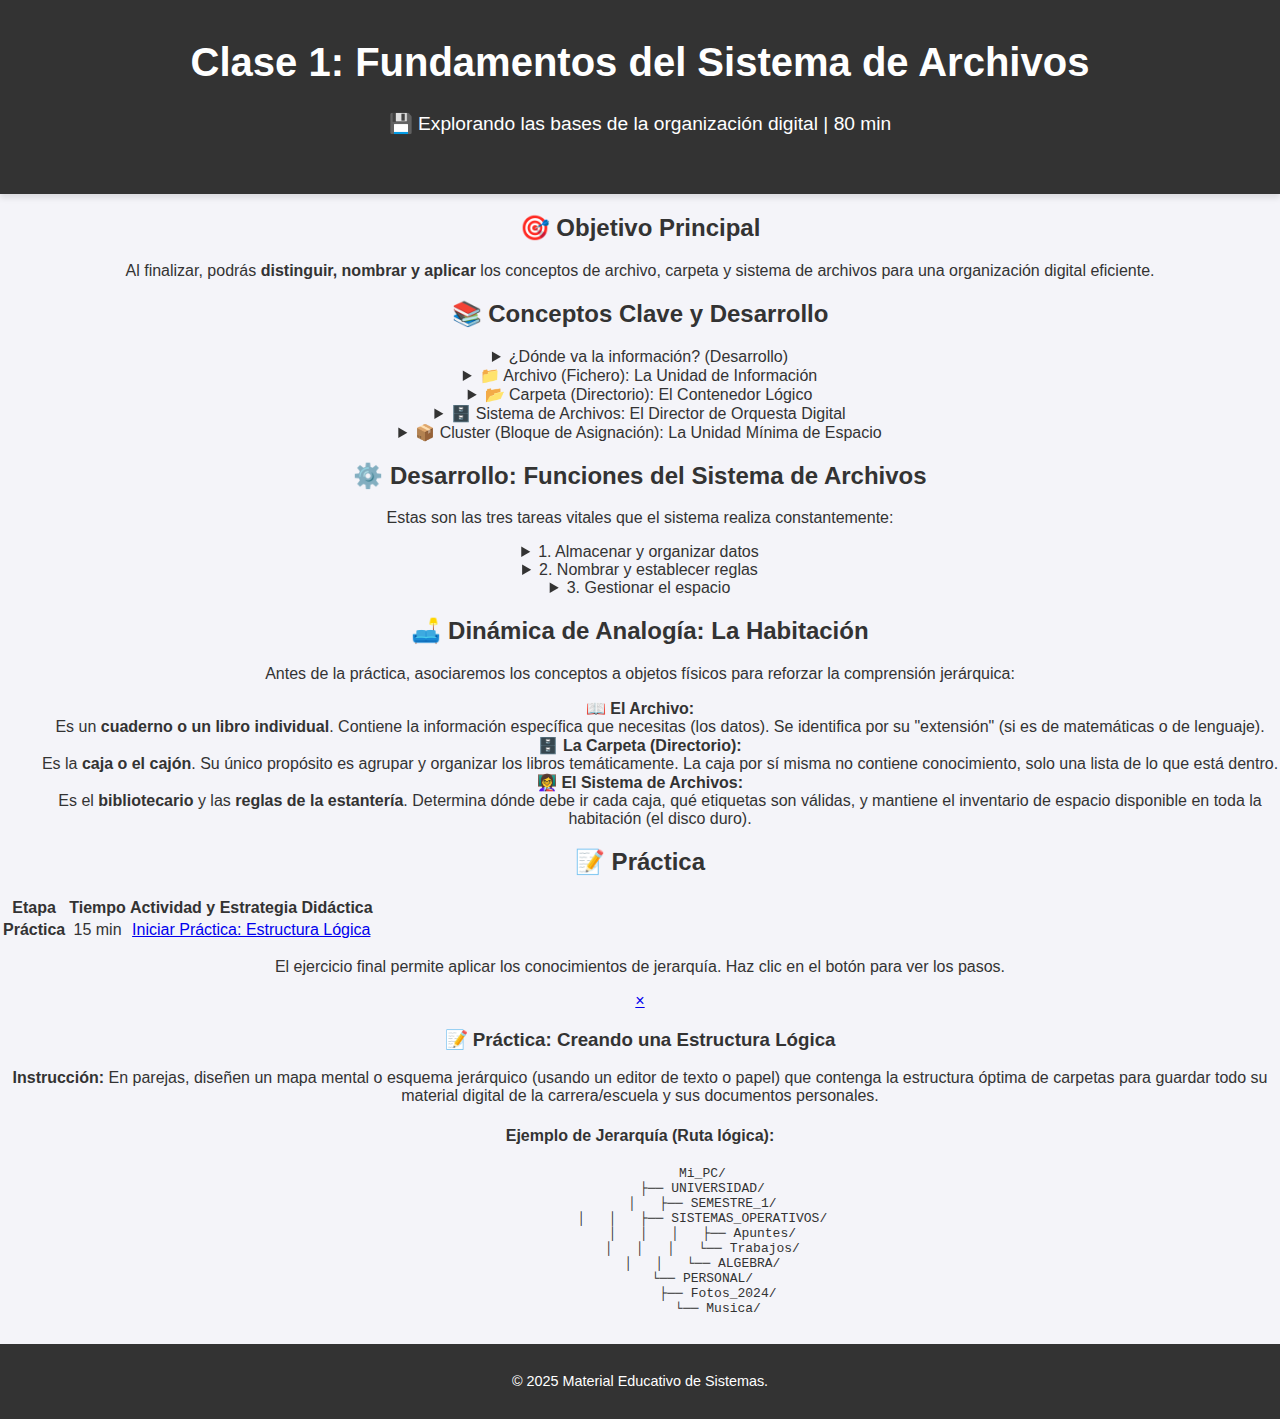
<file: sistemadearchivos.html>
<!DOCTYPE html>
<html lang="es">
<head>
    <meta charset="UTF-8">
    <meta name="viewport" content="width=device-width, initial-scale=1.0">
    <title>Clase 1</title>
    <link rel="stylesheet" href="styles.css">
    <link href="https://fonts.googleapis.com/css2?family=Montserrat:wght@700&family=Lato:wght@400;700&display=swap" rel="stylesheet">
</head>
<body>

    <header>
        <div class="container">
            <h1>Clase 1: Fundamentos del Sistema de Archivos</h1>
            <p>💾 Explorando las bases de la organización digital | 80 min</p>
        </div>
    </header>

    <main class="container">
        <section id="objetivo" class="card primary">
            <h2>🎯 Objetivo Principal</h2>
            <p>Al finalizar, podrás <strong>distinguir, nombrar y aplicar</strong> los conceptos de archivo, carpeta y sistema de archivos para una organización digital eficiente.</p>
        </section>

        <section id="contenido-clave" class="card">
            <h2>📚 Conceptos Clave y Desarrollo</h2>
            
            <details class="acordeon">
                <summary>¿Dónde va la información? (Desarrollo)</summary>
                <div class="acordeon-content">
                    <p>La información debe residir en un soporte físico. Estos soportes son conocidos como <strong>medios de almacenamiento</strong>. Los más comunes son:</p>
                    <ul>
                        <li><strong>Disco Duro (HDD):</strong> Utiliza platos giratorios y un cabezal magnético para leer y escribir datos. Lento, pero con gran capacidad.</li>
                        <li><strong>SSD (Unidad de Estado Sólido):</strong> Utiliza memorias flash. Mucho más rápido, sin partes móviles, y más resistente a golpes.</li>
                        <li><strong>Memorias USB:</strong> Pequeñas, portátiles, usan memoria flash para el transporte de datos.</li>
                    </ul>
                    <p>El <strong>Sistema de Archivos</strong> es el software/regla que opera sobre estos medios.</p>
                </div>
            </details>
            
            <details class="acordeon">
                <summary>📁 Archivo (Fichero): La Unidad de Información</summary>
                <div class="acordeon-content">
                    <p>El <strong>Archivo</strong> es la unidad atómica de datos. Es el libro con el contenido. Se compone de dos partes esenciales:</p>
                    <dl>
                        <dt>Nombre</dt>
                        <dd>La etiqueta que elegimos para identificarlo (ej: *MiFoto*).</dd>
                        <dt>Extensión</dt>
                        <dd>Son las letras que siguen al punto (ej: *.jpg* o *.docx*). Indican el <strong>tipo de contenido</strong> y el programa que debe usar el sistema operativo para abrirlo.
                        <span class="nota-extra"><strong>Ejemplo de Extensiones Comunes:</strong> 🖼️ `.png` (imagen), 📜 `.pdf` (documento), 🎶 `.mp3` (audio), 💻 `.exe` (programa ejecutable).</span>
                        </dd>
                    </dl>
                </div>
            </details>

            <details class="acordeon">
                <summary>📂 Carpeta (Directorio): El Contenedor Lógico</summary>
                <div class="acordeon-content">
                    <p>La <strong>Carpeta</strong> es un objeto del sistema de archivos que contiene metadatos sobre la ubicación de otros archivos y/o carpetas. <strong>No almacena datos directamente</strong>, solo referencias, actuando como un índice o un "cajón clasificador".</p>
                    <blockquote class="analogia">
                        <strong>Analogía:</strong> Si la información es la ropa, la carpeta es el cajón de la cómoda. El cajón no es la ropa, pero la organiza.
                    </blockquote>
                </div>
            </details>

            <details class="acordeon">
                <summary>🗄️ Sistema de Archivos: El Director de Orquesta Digital</summary>
                <div class="acordeon-content">
                    <p>El <strong>Sistema de Archivos</strong> (File System) es la pieza central de la organización. Es la <strong>estructura lógica</strong> impuesta por el sistema operativo sobre el medio físico (HDD/SSD). Sin él, el disco sería solo un gran bloque de datos ininteligible.</p>
                    
                    <p><strong>Función Esencial:</strong> Actúa como una <strong>base de datos de metadatos</strong>, manteniendo un índice llamado <strong>Tabla de Asignación</strong>. Estos son los tres elementos clave que registra:</p>

                    <details class="funcion-acordeon">
                        <summary>1. 🗺️ Posición y Asignación de Espacio</summary>
                        <div class="funcion-content">
                            <p>Registra la <strong>posición exacta</strong> de cada archivo en el disco, es decir, qué <strong>Clusters</strong> (bloques de asignación) ocupa. Sin esta información, el sistema no sabría dónde leer o escribir los datos.</p>
                        </div>
                    </details>

                    <details class="funcion-acordeon">
                        <summary>2. 🏷️ Gestión de Identidad (Metadatos)</summary>
                        <div class="funcion-content">
                            <p>Mantiene un registro de los metadatos esenciales de cada archivo: su <strong>nombre</strong>, su <strong>tamaño</strong> actual y la <strong>fecha</strong> de su última creación o modificación. Esto es lo que vemos cuando hacemos clic derecho en un archivo y vemos sus propiedades.</p>
                        </div>
                    </details>

                    <details class="funcion-acordeon">
                        <summary>3. 🛡️ Control de Acceso y Permisos</summary>
                        <div class="funcion-content">
                            <p>Aplica las reglas de seguridad. Registra quién (qué usuario o proceso) tiene <strong>permisos</strong> para acceder, leer o escribir en ese archivo o carpeta, protegiendo la información de accesos no autorizados.</p>
                        </div>
                    </details>
                    
                    <p>En resumen, permite al Sistema Operativo: <strong>Almacenar, Organizar, Nombrar, Recuperar y Proteger</strong> la información.</p>
                    
                    <span class="nota-extra"><strong>Tipos Famosos:</strong> NTFS (Windows), ext4 (Linux), APFS (macOS). Cada uno tiene reglas distintas sobre el tamaño máximo de los archivos y la gestión de los Clusters.</span>
                </div>
            </details>

            <details class="acordeon">
                <summary>📦 Cluster (Bloque de Asignación): La Unidad Mínima de Espacio</summary>
                <div class="acordeon-content">
                    <p>Un <strong>Cluster</strong> es la unidad más pequeña de espacio en disco que el Sistema de Archivos puede asignar a un archivo. Está compuesto por uno o más <strong>sectores</strong> físicos contiguos.</p>
                    <ul>
                        <li><strong>Sectores:</strong> Son la unidad física mínima (generalmente 512 bytes).</li>
                        <li><strong>Cluster:</strong> Es la unidad lógica de gestión (por ejemplo, 4KB, 8KB, 16KB, etc.).</li>
                    </ul>
                    <blockquote class="analogia">
                        <strong>Ejemplo y Analogía:</strong> Imagina el disco como un cuaderno de cuadrícula (sectores). El Sistema de Archivos, en lugar de contar cuadritos individuales, solo te permite usar grupos fijos de 8 o 16 cuadritos (Clusters). Si tu archivo es de solo 1KB, aun así ocupará un <strong>Cluster completo de 4KB</strong>. El espacio sobrante (3KB) se llama <strong>Slack Space</strong> y se desperdicia, pero simplifica la gestión.
                    </blockquote>
                </div>
            </details>
        </section>

        <section id="funciones" class="card">
            <h2>⚙️ Desarrollo: Funciones del Sistema de Archivos</h2>
            <p>Estas son las tres tareas vitales que el sistema realiza constantemente:</p>
            
            <details class="funcion-acordeon">
                <summary>1. Almacenar y organizar datos</summary>
                <div class="funcion-content">
                    <p>Asigna bloques de espacio en el disco para cada archivo.</p>
                    <blockquote class="ejemplo-bloque">
                        <strong>Ejemplo:</strong> Cuando guardas un archivo PDF de 5MB, el sistema le asigna automáticamente los <strong>sectores libres</strong> necesarios en el disco y registra dónde empieza y dónde termina.
                    </blockquote>
                </div>
            </details>
            
            <details class="funcion-acordeon">
                <summary>2. Nombrar y establecer reglas</summary>
                <div class="funcion-content">
                    <p>Hace cumplir las normas sobre qué caracteres son válidos en los nombres y cómo se gestionan las **extensiones**.</p>
                    <blockquote class="ejemplo-bloque">
                        <strong>Ejemplo:</strong> El sistema NTFS de Windows <strong>prohíbe</strong> usar caracteres como `?` o `*` en los nombres de archivo. Además, si llamas a un archivo `Informe.txt`, el sistema sabe que debe abrirlo con un editor de texto.
                    </blockquote>
                </div>
            </details>
            
            <details class="funcion-acordeon">
                <summary>3. Gestionar el espacio</summary>
                <div class="funcion-content">
                    <p>Utiliza mapas de bits o tablas para saber qué sectores del disco están libres y cuáles están ocupados, evitando la sobrescritura.</p>
                    <blockquote class="ejemplo-bloque">
                        <strong>Ejemplo:</strong> Si <strong>borras</strong> una imagen, el sistema no la elimina inmediatamente, sino que marca los sectores de esa imagen en su tabla como **"disponibles"** para la próxima vez que necesites guardar algo. Esto asegura que nunca se sobrescriba accidentalmente un archivo en uso.
                    </blockquote>
                </div>
            </details>
        </section>
        
        <section id="analogia-practica" class="card primary">
            <h2>🛋️ Dinámica de Analogía: La Habitación</h2>
            <p>Antes de la práctica, asociaremos los conceptos a objetos físicos para reforzar la comprensión jerárquica:</p>
            
            <div class="analogia-grid">
                <div class="analogia-item">
                    <dt>📖 <strong>El Archivo:</strong></dt>
                    <dd>Es un <strong>cuaderno o un libro individual</strong>. Contiene la información específica que necesitas (los datos). Se identifica por su "extensión" (si es de matemáticas o de lenguaje).</dd>
                </div>

                <div class="analogia-item">
                    <dt>🗄️ <strong>La Carpeta (Directorio):</strong></dt>
                    <dd>Es la <strong>caja o el cajón</strong>. Su único propósito es agrupar y organizar los libros temáticamente. La caja por sí misma no contiene conocimiento, solo una lista de lo que está dentro.</dd>
                </div>

                <div class="analogia-item">
                    <dt>👩‍🏫 <strong>El Sistema de Archivos:</strong></dt>
                    <dd>Es el <strong>bibliotecario</strong> y las <strong>reglas de la estantería</strong>. Determina dónde debe ir cada caja, qué etiquetas son válidas, y mantiene el inventario de espacio disponible en toda la habitación (el disco duro).</dd>
                </div>
            </div>
        </section>

        <section id="estructura" class="card structure-table">
            <h2>📝 Práctica</h2>
            <table>
                <thead>
                    <tr><th>Etapa</th><th>Tiempo</th><th>Actividad y Estrategia Didáctica</th></tr>
                </thead>
                <tbody>
                    <tr><td><strong>Práctica</strong></td><td>15 min</td><td><a href="#modal-practica" class="boton-practica">Iniciar Práctica: Estructura Lógica</a></td></tr>
                </tbody>
            </table>
            
            <p class="nota-final">El ejercicio final permite aplicar los conocimientos de jerarquía. Haz clic en el botón para ver los pasos.</p>
        </section>
    </main>

    <div id="modal-practica" class="modal-bg">
        <div class="modal-content">
            <a href="#" class="close-modal">&times;</a>
            <h3>📝 Práctica: Creando una Estructura Lógica</h3>
            <p><strong>Instrucción:</strong> En parejas, diseñen un mapa mental o esquema jerárquico (usando un editor de texto o papel) que contenga la estructura óptima de carpetas para guardar todo su material digital de la carrera/escuela y sus documentos personales.</p>
            
            <h4>Ejemplo de Jerarquía (Ruta lógica):</h4>
            <pre>
                Mi_PC/
                ├── UNIVERSIDAD/
                │   ├── SEMESTRE_1/
                │   │   ├── SISTEMAS_OPERATIVOS/
                │   │   │   ├── Apuntes/
                │   │   │   └── Trabajos/
                │   │   └── ALGEBRA/
                └── PERSONAL/
                    ├── Fotos_2024/
                    └── Musica/
            </pre>
        </div>
    </div>

    <footer>
        <div class="container">
            <p>&copy; 2025 Material Educativo de Sistemas.</p>
        </div>
    </footer>

</body>
</html>
</file>
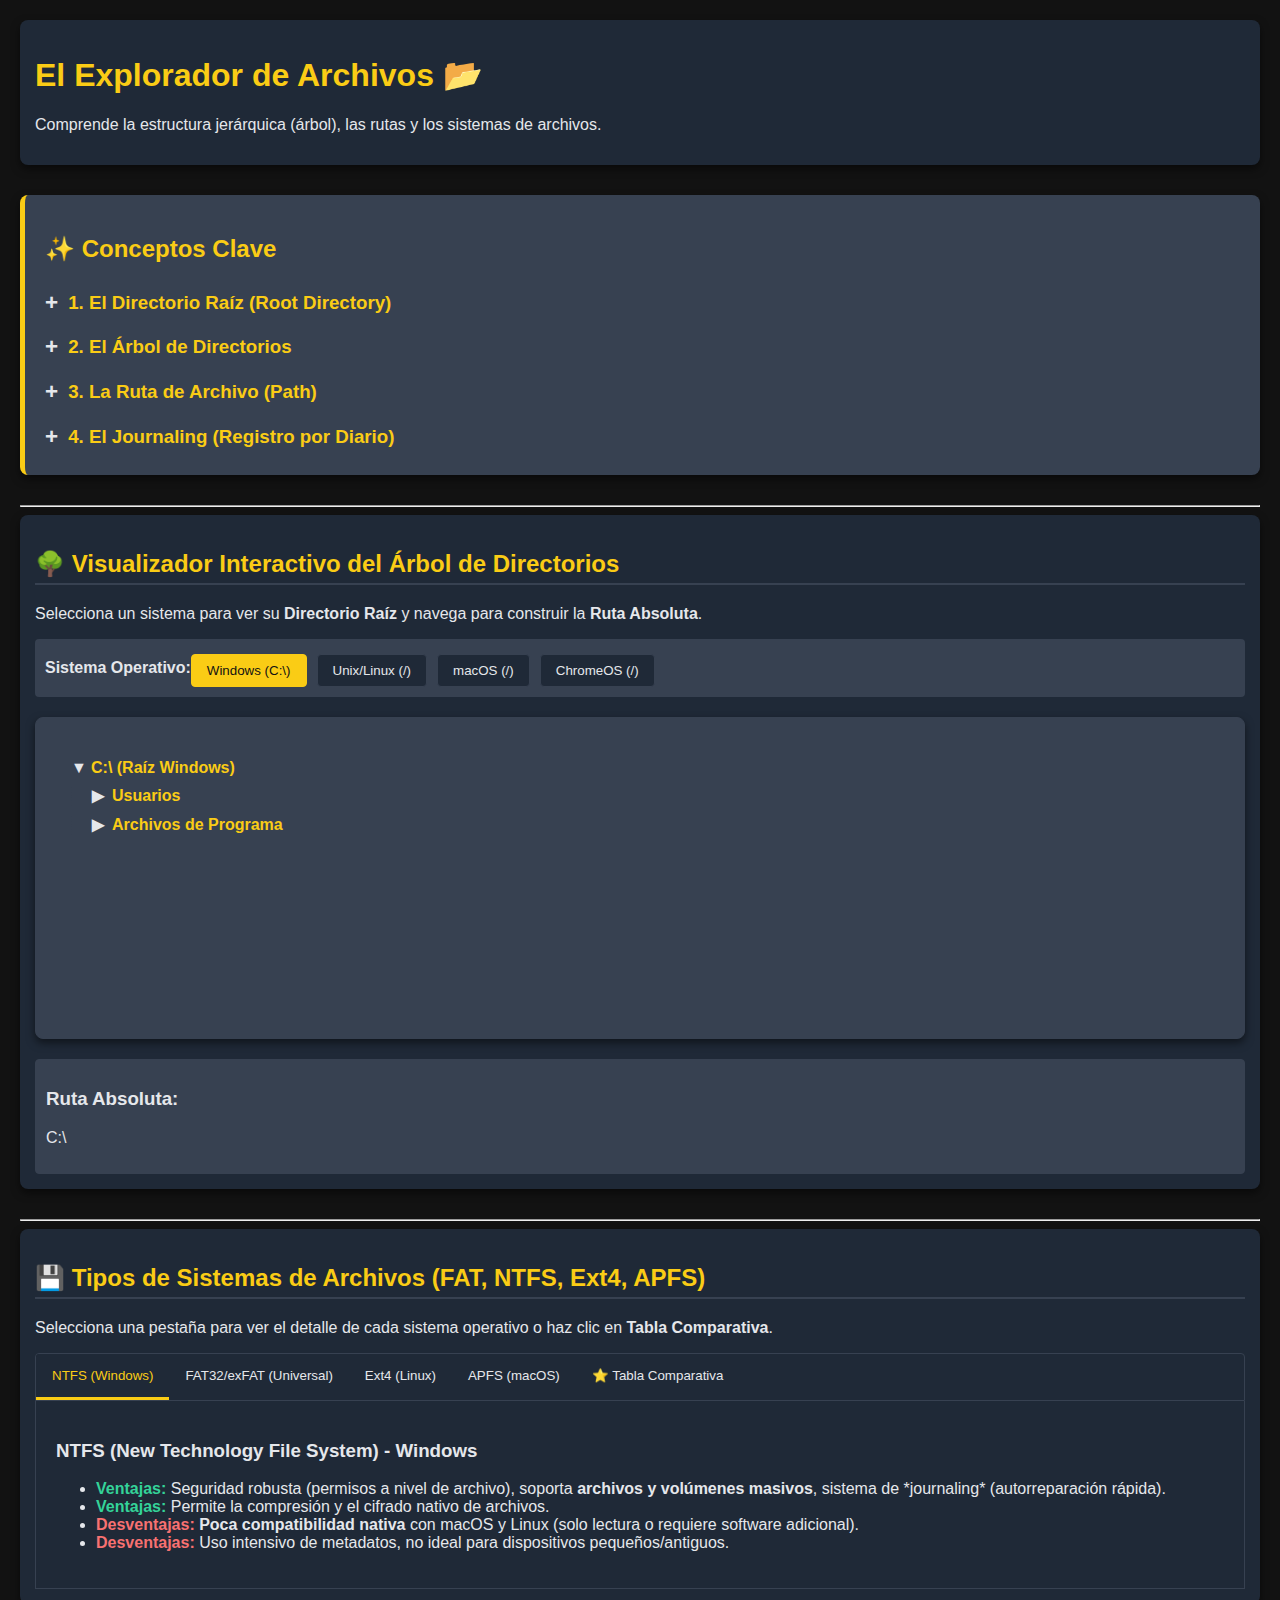
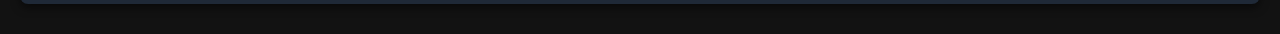
<file: sistemadearchivos2.html>
<!DOCTYPE html>
<html lang="es">
<head>
    <meta charset="UTF-8">
    <title>Clase 2</title>
    
    <style>
        /* Paleta de colores ajustada al MODO OSCURO (Deep Dark Blue):
           Fondo principal: #121212 (Negro muy oscuro)
           Fondo de secciones: #1f2937 (Azul oscuro principal)
           Texto general: #e5e7eb (Gris claro suave)
           Color de acento (NARANJA CÁLIDO): #facc15 (¡NUEVO ACENTO!)
           Bordes/Líneas: #374151 (Gris oscuro para separación)
           Éxito/Ventaja: #34d399 (Verde claro para dark mode)
           Error/Desventaja: #f87171 (Rojo claro para dark mode)
        */

        body {
            font-family: Arial, sans-serif;
            margin: 20px;
            background-color: #121212; 
            color: #e5e7eb; 
        }

        header, section {
            margin-bottom: 30px;
            padding: 15px;
            background-color: #1f2937; 
            border-radius: 8px;
            box-shadow: 0 4px 8px rgba(0,0,0,0.5); 
        }
        
        /* HEADER */
        header {
            background-color: #1f2937;
            color: #e5e7eb; 
        }
        
        /* Títulos de encabezado y secciones en NARANJA CÁLIDO */
        h1 { 
            color: #facc15; /* Acento Naranja */
        }
        
        header p {
             color: #e5e7eb; 
        }

        h2 { 
            border-bottom: 2px solid #374151; 
            padding-bottom: 5px; 
            color: #facc15; /* Acento Naranja */
        }

        /* Estilos para la sección de Conceptos */
        #conceptos-clave {
            background-color: #374151;
            border-left: 5px solid #facc15; /* Borde Naranja */
            padding: 20px;
        }

        /* Estilo interactivo para los títulos de conceptos */
        .concepto-titulo {
            cursor: pointer;
            color: #facc15; /* Acento Naranja */
            font-weight: bold;
            display: flex;
            align-items: center;
            margin-bottom: 5px;
        }

        .concepto-titulo::before {
            content: '+'; 
            font-size: 1.2em;
            margin-right: 10px;
            transition: transform 0.2s;
            color: #e5e7eb; 
        }
        
        .concepto-titulo.abierto::before {
            content: '−'; 
        }
        
        /* Contenido oculto por defecto */
        .concepto-contenido {
            display: none;
            padding-left: 20px;
            border-left: 2px dotted #374151;
            margin-top: 5px;
        }
        
        .concepto-contenido.abierto {
            display: block;
        }

        /* Controles de Vista */
        #selector-sistema {
            margin-bottom: 20px;
            padding: 10px;
            background-color: #374151;
            border-radius: 4px;
            display: flex;
            flex-wrap: wrap; 
            align-items: center;
        }
        #selector-sistema button {
            padding: 8px 15px;
            margin-right: 10px; 
            margin-top: 5px; 
            border: 1px solid #374151;
            border-radius: 4px;
            cursor: pointer;
            background-color: #1f2937;
            color: #e5e7eb;
            transition: background-color 0.2s, border-color 0.2s;
        }
        
        /* Botón Activo con Acento Naranja */
        #selector-sistema button.activo {
            background-color: #facc15;
            color: #121212;
            border-color: #facc15; 
        }
        #selector-sistema button:not(.activo):hover {
            background-color: #374151;
        }


        /* Estilo para el Árbol de Directorios */
        #visualizador-arbol {
            background: #374151;
            padding: 20px;
            border-radius: 8px;
            box-shadow: 0 4px 8px rgba(0,0,0,0.5);
            min-height: 280px; 
            border: 1px solid #374151; 
        }

        .arbol-sistema {
            display: none; 
        }

        .arbol-sistema.activo {
            display: block; 
        }
        
        .carpeta, .archivo {
            list-style: none; 
            cursor: pointer;
            line-height: 1.8;
            padding-left: 15px;
        }

        /* Nombre de Carpetas en Naranja */
        .carpeta > .nombre-carpeta {
            font-weight: bold;
            color: #facc15;
            position: relative;
            display: inline-block;
            padding-left: 20px;
        }

        .carpeta > .nombre-carpeta::before {
            content: '▶'; 
            position: absolute;
            left: 0;
            transition: transform 0.2s;
            color: #e5e7eb;
        }

        .carpeta.abierto > .nombre-carpeta::before {
            content: '▼'; 
        }

        .carpeta > ul {
            display: none;
            padding-left: 20px;
            border-left: 1px dashed #374151; 
        }

        .carpeta.abierto > ul {
            display: block;
        }

        .archivo {
            color: #e5e7eb; 
            font-style: italic;
            cursor: default;
        }

        #visor-ruta {
            margin-top: 20px;
            padding: 10px;
            border: 1px solid #374151; 
            background-color: #374151;
            border-radius: 4px;
        }

        /* Estilos para Pestañas (Sistemas de Archivos) */
        .tabs {
            overflow: hidden;
            border: 1px solid #374151; 
            background-color: #1f2937;
            border-radius: 4px 4px 0 0;
        }

        .tablink {
            background-color: inherit;
            float: left;
            border: none;
            outline: none;
            cursor: pointer;
            padding: 14px 16px;
            transition: 0.3s;
            color: #e5e7eb;
        }

        .tablink:hover {
            background-color: #374151;
        }

        /* Pestaña activa con Acento Naranja */
        .tablink.activo {
            background-color: #1f2937;
            border-bottom: 3px solid #facc15;
            color: #facc15;
        }

        .tabcontent {
            padding: 20px;
            border: 1px solid #374151; 
            border-top: none;
            background-color: #1f2937;
            display: none; 
        }
        .tabcontent.activo {
            display: block;
        }
        
        .tabla-comparativa {
            width: 100%;
            border-collapse: collapse;
            margin-top: 15px;
        }
        .tabla-comparativa th, .tabla-comparativa td {
            border: 1px solid #374151; 
            padding: 10px;
            text-align: left;
        }
        
        /* Encabezado de Tabla en Naranja */
        .tabla-comparativa th {
            background-color: #facc15;
            color: #121212;
            font-weight: bold;
            position: sticky;
            top: 0;
        }
        .tabla-comparativa tr:nth-child(even) {
            background-color: #374151;
        }
        .ventaja { color: #34d399; font-weight: bold; }
        .desventaja { color: #f87171; font-weight: bold; }
    </style>
</head>
<body>

    <header>
        <h1>El Explorador de Archivos 📂</h1>
        <p>Comprende la estructura jerárquica (árbol), las rutas y los sistemas de archivos.</p>
    </header>

    <section id="conceptos-clave">
        <h2>✨ Conceptos Clave</h2>
        
        <div class="concepto-item">
            <h3 class="concepto-titulo" data-target="contenido-raiz">1. El Directorio Raíz (Root Directory)</h3>
            <div id="contenido-raiz" class="concepto-contenido">
                <p>Es el <strong>punto de partida</strong> o la <strong>base</strong> de toda la estructura de archivos en un sistema operativo. Es la primera carpeta de todas y <strong>nunca tiene un directorio padre</strong>.</p>
                <ul>
                    <li>En sistemas Windows, se representa típicamente con la unidad y dos puntos: <strong><code>C:\</code></strong></li>
                    <li>En sistemas tipo Unix (Linux/Mac), se representa con una sola barra: <strong><code>/</code></strong></li>
                </ul>
            </div>
        </div>
        
        <div class="concepto-item">
            <h3 class="concepto-titulo" data-target="contenido-arbol">2. El Árbol de Directorios</h3>
            <div id="contenido-arbol" class="concepto-contenido">
                <p>La estructura de directorios se llama "árbol" porque el Directorio Raíz está en la parte superior (la raíz invertida) y de él se desprenden todas las demás carpetas, subcarpetas y archivos.</p>
                <p>Es una estructura <strong>jerárquica</strong>, donde cada archivo o carpeta (excepto la raíz) tiene un padre.</p>
            </div>
        </div>

        <div class="concepto-item">
            <h3 class="concepto-titulo" data-target="contenido-ruta">3. La Ruta de Archivo (Path)</h3>
            <div id="contenido-ruta" class="concepto-contenido">
                <p>La ruta es la <strong>dirección exacta</strong> que indica la ubicación de un archivo o carpeta dentro del Árbol de Directorios. Es como la dirección de tu casa.</p>
                <h4>Tipos de Rutas:</h4>
                <ul>
                    <li><strong>Ruta Absoluta:</strong> Es la dirección <strong>completa</strong> que empieza siempre desde el Directorio Raíz. <br>
                        Ejemplo (Windows): <code>C:\Usuarios\MiNombre\Documentos\archivo.txt</code></li>
                    <li><strong>Ruta Relativa:</strong> Es la dirección que se traza <strong>desde tu ubicación actual</strong> (carpeta de trabajo).</li>
                </ul>
                <p><strong>👉 ¡Compruébalo!</strong> Haz clic en cualquier archivo en el visualizador de abajo para ver su Ruta Absoluta.</p>
            </div>
        </div>

        <div class="concepto-item">
            <h3 class="concepto-titulo" data-target="contenido-journaling">4. El Journaling (Registro por Diario)</h3>
            <div id="contenido-journaling" class="concepto-contenido">
                <p>El *journaling* es una característica que añade <strong>robustez y velocidad de recuperación</strong> a un sistema de archivos (FS).</p>
                <p>Funciona creando un registro (diario o "journal") de todas las operaciones que el sistema planea realizar (mover, escribir, eliminar). Las operaciones se completan en dos pasos:</p>
                <ol>
                    <li>📝 <strong>Registro:</strong> El sistema anota en el *journal*: "Voy a mover el archivo X a la carpeta Y".</li>
                    <li>✅ <strong>Ejecución:</strong> El sistema realiza el movimiento.</li>
                </ol>
                <h4>Ejemplo de Falla:</h4>
                <p>Si hay un corte de energía 🔌 después del paso 1, pero antes del paso 2, el sistema no pierde el control. Al reiniciarse, el sistema revisa el *journal* y ve que la operación no se completó, permitiéndole <strong>deshacer la operación incompleta (rollback)</strong> de forma segura y casi instantánea. Esto evita la necesidad de un escaneo completo y largo del disco.</p>
            </div>
        </div>
    </section>
    
    <hr>

    <main>
        <section id="arbol-directorio">
            <h2>🌳 Visualizador Interactivo del Árbol de Directorios</h2>
            <p>Selecciona un sistema para ver su <strong>Directorio Raíz</strong> y navega para construir la <strong>Ruta Absoluta</strong>.</p>

            <div id="selector-sistema">
                <strong>Sistema Operativo:</strong>
                <button class="selector-btn activo" data-sistema="windows">Windows (C:\)</button>
                <button class="selector-btn" data-sistema="unix">Unix/Linux (/)</button>
                <button class="selector-btn" data-sistema="macos">macOS (/)</button>
                <button class="selector-btn" data-sistema="chromeos">ChromeOS (/)</button>
            </div>
            
            <div id="visualizador-arbol">
                
                <ul class="carpeta abierto arbol-sistema activo" id="raiz-windows" data-nombre="C:\">
                    <span class="nombre-carpeta">C:\ (Raíz Windows)</span>
                    <ul class="carpeta" data-nombre="Usuarios">
                        <span class="nombre-carpeta">Usuarios</span>
                        <ul class="carpeta" data-nombre="MiNombre">
                            <span class="nombre-carpeta">MiNombre</span>
                            <ul class="carpeta" data-nombre="Documentos">
                                <span class="nombre-carpeta">Documentos</span>
                                <li class="archivo" data-nombre="Trabajo.docx">📄 Trabajo.docx</li>
                            </ul>
                        </ul>
                    </ul>
                    <ul class="carpeta" data-nombre="Archivos de Programa">
                        <span class="nombre-carpeta">Archivos de Programa</span>
                    </ul>
                </ul>

                <ul class="carpeta abierto arbol-sistema" id="raiz-unix" data-nombre="/">
                    <span class="nombre-carpeta">/ (Raíz Unix/Linux)</span>
                    <ul class="carpeta" data-nombre="home">
                        <span class="nombre-carpeta">home</span>
                        <ul class="carpeta" data-nombre="usuario-clase">
                            <span class="nombre-carpeta">usuario-clase</span>
                            <ul class="carpeta" data-nombre="Docs">
                                <span class="nombre-carpeta">Docs</span>
                                <li class="archivo" data-nombre="script.sh">📜 script.sh</li>
                            </ul>
                        </ul>
                    </ul>
                    <ul class="carpeta" data-nombre="etc">
                        <span class="nombre-carpeta">etc</span>
                        <li class="archivo" data-nombre="config.conf">⚙️ config.conf</li>
                    </ul>
                </ul>

                <ul class="carpeta abierto arbol-sistema" id="raiz-macos" data-nombre="/">
                    <span class="nombre-carpeta">/ (Raíz macOS)</span>
                    <ul class="carpeta" data-nombre="Users">
                        <span class="nombre-carpeta">Users</span>
                        <ul class="carpeta" data-nombre="MiUsuarioMac">
                            <span class="nombre-carpeta">MiUsuarioMac</span>
                            <ul class="carpeta" data-nombre="Documents">
                                <span class="nombre-carpeta">Documents</span>
                                <li class="archivo" data-nombre="Proyecto.pages">📄 Proyecto.pages</li>
                            </ul>
                            <ul class="carpeta" data-nombre="Desktop">
                                <span class="nombre-carpeta">Desktop</span>
                            </ul>
                        </ul>
                    </ul>
                    <ul class="carpeta" data-nombre="Applications">
                        <span class="nombre-carpeta">Applications</span>
                        <li class="archivo" data-nombre="App.app">⚙️ App.app</li>
                    </ul>
                </ul>

                <ul class="carpeta abierto arbol-sistema" id="raiz-chromeos" data-nombre="/">
                    <span class="nombre-carpeta">/ (Raíz ChromeOS)</span>
                    <ul class="carpeta" data-nombre="home">
                        <span class="nombre-carpeta">home (Usuario)</span>
                        <ul class="carpeta" data-nombre="MyFiles">
                            <span class="nombre-carpeta">MyFiles</span>
                            <ul class="carpeta" data-nombre="Downloads">
                                <span class="nombre-carpeta">Downloads</span>
                                <li class="archivo" data-nombre="image.jpg">🖼️ image.jpg</li>
                            </ul>
                        </ul>
                    </ul>
                    <ul class="carpeta" data-nombre="etc">
                        <span class="nombre-carpeta">etc (Sistema)</span>
                    </ul>
                </ul>

            </div>
            
            <div id="visor-ruta">
                <h3>Ruta Absoluta:</h3>
                <p id="ruta-actual">C:\</p>
            </div>
        </section>

        <hr>

        <section id="sistemas-archivos">
            <h2>💾 Tipos de Sistemas de Archivos (FAT, NTFS, Ext4, APFS)</h2>
            <p>Selecciona una pestaña para ver el detalle de cada sistema operativo o haz clic en <strong>Tabla Comparativa</strong>.</p>
            
            <div class="tabs">
                <button class="tablink activo" data-tab="NTFS" onclick="abrirSistema(event, 'NTFS')">NTFS (Windows)</button>
                <button class="tablink" data-tab="FAT" onclick="abrirSistema(event, 'FAT')">FAT32/exFAT (Universal)</button>
                <button class="tablink" data-tab="Ext4" onclick="abrirSistema(event, 'Ext4')">Ext4 (Linux)</button>
                <button class="tablink" data-tab="APFS" onclick="abrirSistema(event, 'APFS')">APFS (macOS)</button>
                <button class="tablink" data-tab="Tabla" onclick="abrirSistema(event, 'Tabla')">⭐ Tabla Comparativa</button>
            </div>

            <div id="NTFS" class="tabcontent activo">
                <h3>NTFS (New Technology File System) - Windows</h3>
                <ul>
                    <li><span class="ventaja">Ventajas:</span> Seguridad robusta (permisos a nivel de archivo), soporta <strong>archivos y volúmenes masivos</strong>, sistema de *journaling* (autorreparación rápida).</li>
                    <li><span class="ventaja">Ventajas:</span> Permite la compresión y el cifrado nativo de archivos.</li>
                    <li><span class="desventaja">Desventajas:</span> <strong>Poca compatibilidad nativa</strong> con macOS y Linux (solo lectura o requiere software adicional).</li>
                    <li><span class="desventaja">Desventajas:</span> Uso intensivo de metadatos, no ideal para dispositivos pequeños/antiguos.</li>
                </ul>
            </div>

            <div id="FAT" class="tabcontent">
                <h3>FAT32 / exFAT - Universal</h3>
                <ul>
                    <li><span class="ventaja">Ventajas:</span> <strong>Compatibilidad universal</strong> (funciona en casi cualquier dispositivo: PC, Mac, Linux, Android, consolas).</li>
                    <li><span class="ventaja">Ventajas:</span> Baja sobrecarga (overhead), lo que lo hace ideal para tarjetas SD y USB.</li>
                    <li><span class="desventaja">Desventajas (FAT32):</span> Límite estricto de <strong>4 GB por archivo</strong>. No soporta *journaling* (más vulnerable a la corrupción).</li>
                    <li><span class="desventaja">Desventajas (exFAT):</span> No tiene soporte nativo para características de seguridad como permisos.</li>
                </ul>
            </div>

            <div id="Ext4" class="tabcontent">
                <h3>Ext4 (Fourth Extended Filesystem) - Linux</h3>
                <ul>
                    <li><span class="ventaja">Ventajas:</span> Muy <strong>estable y robusto</strong>, utiliza *journaling* eficiente, pre-asignación de espacio para rendimiento.</li>
                    <li><span class="ventaja">Ventajas:</span> <strong>Diseño modular</strong> y de código abierto. Soporta volúmenes y archivos muy grandes.</li>
                    <li><span class="desventaja">Desventajas:</span> <strong>Casi nula compatibilidad nativa</strong> con Windows y macOS (requiere software).</li>
                    <li><span class="desventaja">Desventajas:</span> Requiere utilidades complejas para su mantenimiento y reparación.</li>
                </ul>
            </div>

            <div id="APFS" class="tabcontent">
                <h3>APFS (Apple File System) - macOS / iOS</h3>
                <ul>
                    <li><span class="ventaja">Ventajas:</span> <strong>Optimizado para SSDs</strong> y almacenamiento Flash. Muy rápido en lectura/escritura en sistemas Apple.</li>
                    <li><span class="ventaja">Ventajas:</span> <strong>Clonación de archivos rápida</strong> (instantánea) y cifrado robusto.</li>
                    <li><span class="desventaja">Desventajas:</span> <strong>Exclusivo de Apple</strong>. Windows y la mayoría de Linux no pueden leerlo ni escribir en él.</li>
                    <li><span class="desventaja">Desventajas:</span> Puede ser lento en discos duros tradicionales (HDDs).</li>
                </ul>
            </div>
            
            <div id="Tabla" class="tabcontent">
                <h3>Tabla Comparativa de Sistemas de Archivos</h3>
                <table class="tabla-comparativa">
                    <thead>
                        <tr>
                            <th>Característica</th>
                            <th>NTFS (Windows)</th>
                            <th>FAT32/exFAT (Universal)</th>
                            <th>Ext4 (Linux)</th>
                            <th>APFS (macOS)</th>
                        </tr>
                    </thead>
                    <tbody>
                        <tr>
                            <td>Sistema Operativo Principal</td>
                            <td><strong>Windows</strong></td>
                            <td>Universal (USB/SD)</td>
                            <td><strong>Linux</strong></td>
                            <td><strong>macOS/iOS</strong></td>
                        </tr>
                        <tr>
                            <td>Directorio Raíz</td>
                            <td>C:\, D:\, etc.</td>
                            <td>Depende del SO host</td>
                            <td>/ (Raíz única)</td>
                            <td>/ (Raíz única)</td>
                        </tr>
                        <tr>
                            <td>Journaling (Protección de Datos)</td>
                            <td class="ventaja">Sí (Excelente)</td>
                            <td class="desventaja">No (FAT32), No (exFAT)</td>
                            <td class="ventaja">Sí (Muy robusto)</td>
                            <td class="ventaja">Sí</td>
                        </tr>
                        <tr>
                            <td>Límite de Tamaño de Archivo</td>
                            <td><strong>256 TB</strong> (Muy Alto)</td>
                            <td><strong>4 GB</strong> (FAT32) / <strong>16 EB</strong> (exFAT)</td>
                            <td><strong>16 TB</strong> a <strong>16 EB</strong></td>
                            <td><strong>8 EB</strong> (Enorme)</td>
                        </tr>
                        <tr>
                            <td>Seguridad/Permisos (ACL)</td>
                            <td class="ventaja">Sí (Nivel de archivo)</td>
                            <td class="desventaja">No</td>
                            <td class="ventaja">Sí (Completo)</td>
                            <td class="ventaja">Sí (Completo)</td>
                        </tr>
                        <tr>
                            <td>Compatibilidad Universal</td>
                            <td class="desventaja">Baja (Necesita software para Mac/Linux)</td>
                            <td class="ventaja"><strong>Alta</strong> (Lo mejor para USB)</td>
                            <td class="desventaja">Baja (Necesita software para Windows/Mac)</td>
                            <td class="desventaja">Baja (Exclusivo de Apple)</td>
                        </tr>
                    </tbody>
                </table>
            </div>

        </section>
    </main>

    <script>
        document.addEventListener('DOMContentLoaded', () => {
            const rutaActualElemento = document.getElementById('ruta-actual');
            const selectorBotones = document.querySelectorAll('.selector-btn');
            const conceptosTitulos = document.querySelectorAll('.concepto-titulo'); 
            
            let separadorRuta = '\\'; 
            
            // Función para alternar la vista Windows/Unix/macOS/ChromeOS
            const alternarVistaSistema = (sistema) => {
                const arboles = document.querySelectorAll('.arbol-sistema');
                arboles.forEach(arbol => {
                    arbol.classList.remove('activo');
                });
                
                document.getElementById(`raiz-${sistema}`).classList.add('activo');
                
                // Determina el separador basado en el sistema
                separadorRuta = (sistema === 'windows') ? '\\' : '/';
                
                selectorBotones.forEach(btn => btn.classList.remove('activo'));
                document.querySelector(`.selector-btn[data-sistema="${sistema}"]`).classList.add('activo');
                
                // Reinicia la ruta mostrada
                rutaActualElemento.textContent = (sistema === 'windows') ? 'C:\\' : '/';

                asignarListeners();
            };

            // Manejar el clic en los títulos de conceptos (Accordion)
            conceptosTitulos.forEach(titulo => {
                titulo.addEventListener('click', () => {
                    const targetId = titulo.dataset.target;
                    const contenido = document.getElementById(targetId);
                    
                    titulo.classList.toggle('abierto');
                    contenido.classList.toggle('abierto');
                });
            });


            // Event listeners para los botones de selección
            selectorBotones.forEach(btn => {
                btn.addEventListener('click', () => {
                    alternarVistaSistema(btn.dataset.sistema);
                });
            });

            // Función principal para manejar el clic y calcular la ruta (lógica Unix/Windows se mantiene)
            const manejarClicArbol = (e) => {
                const elemento = e.currentTarget;
                e.stopPropagation(); 
                
                const elementoPadre = elemento.parentElement;
                if (elementoPadre.classList.contains('carpeta')) {
                    elementoPadre.classList.toggle('abierto');
                }

                let ruta = [];
                let actual = elemento.parentElement; 
                
                if (elemento.classList.contains('archivo')) {
                    ruta.push(elemento.dataset.nombre);
                    actual = elemento.closest('.carpeta'); 
                }

                while (actual && !actual.id.startsWith('raiz-')) {
                    if (actual.dataset.nombre) {
                        ruta.push(actual.dataset.nombre);
                    }
                    actual = actual.parentElement.closest('.carpeta');
                }
                
                if (actual && actual.id.startsWith('raiz-')) {
                     ruta.push(actual.dataset.nombre);
                }

                const rutaFinal = ruta.reverse().join(separadorRuta);
                
                if (separadorRuta === '/' && rutaFinal.endsWith('//')) {
                    rutaActualElemento.textContent = '/';
                } else {
                    rutaActualElemento.textContent = rutaFinal;
                }
            };
            
            // Asignar el listener a todos los elementos clicables
            const asignarListeners = () => {
                document.querySelectorAll('.carpeta > .nombre-carpeta, .archivo').forEach(elemento => {
                    elemento.removeEventListener('click', manejarClicArbol); 
                    elemento.addEventListener('click', manejarClicArbol);
                });
            };

            // Inicializar listeners y vista por defecto
            asignarListeners();

            // Función para las pestañas de Sistemas de Archivos (sin cambios)
            window.abrirSistema = (evt, sistemaNombre) => {
                const tabcontent = document.getElementsByClassName("tabcontent");
                for (let i = 0; i < tabcontent.length; i++) {
                    tabcontent[i].classList.remove("activo");
                }

                const tablinks = document.getElementsByClassName("tablink");
                for (let i = 0; i < tablinks.length; i++) {
                    tablinks[i].classList.remove("activo");
                }

                document.getElementById(sistemaNombre).classList.add("activo");
                evt.currentTarget.classList.add("activo");
            };
            
            // Asegurar que la primera pestaña esté activa al cargar (NTFS)
            document.getElementById('NTFS').classList.add('activo');
        });
    </script>
</body>
</html>
</file>
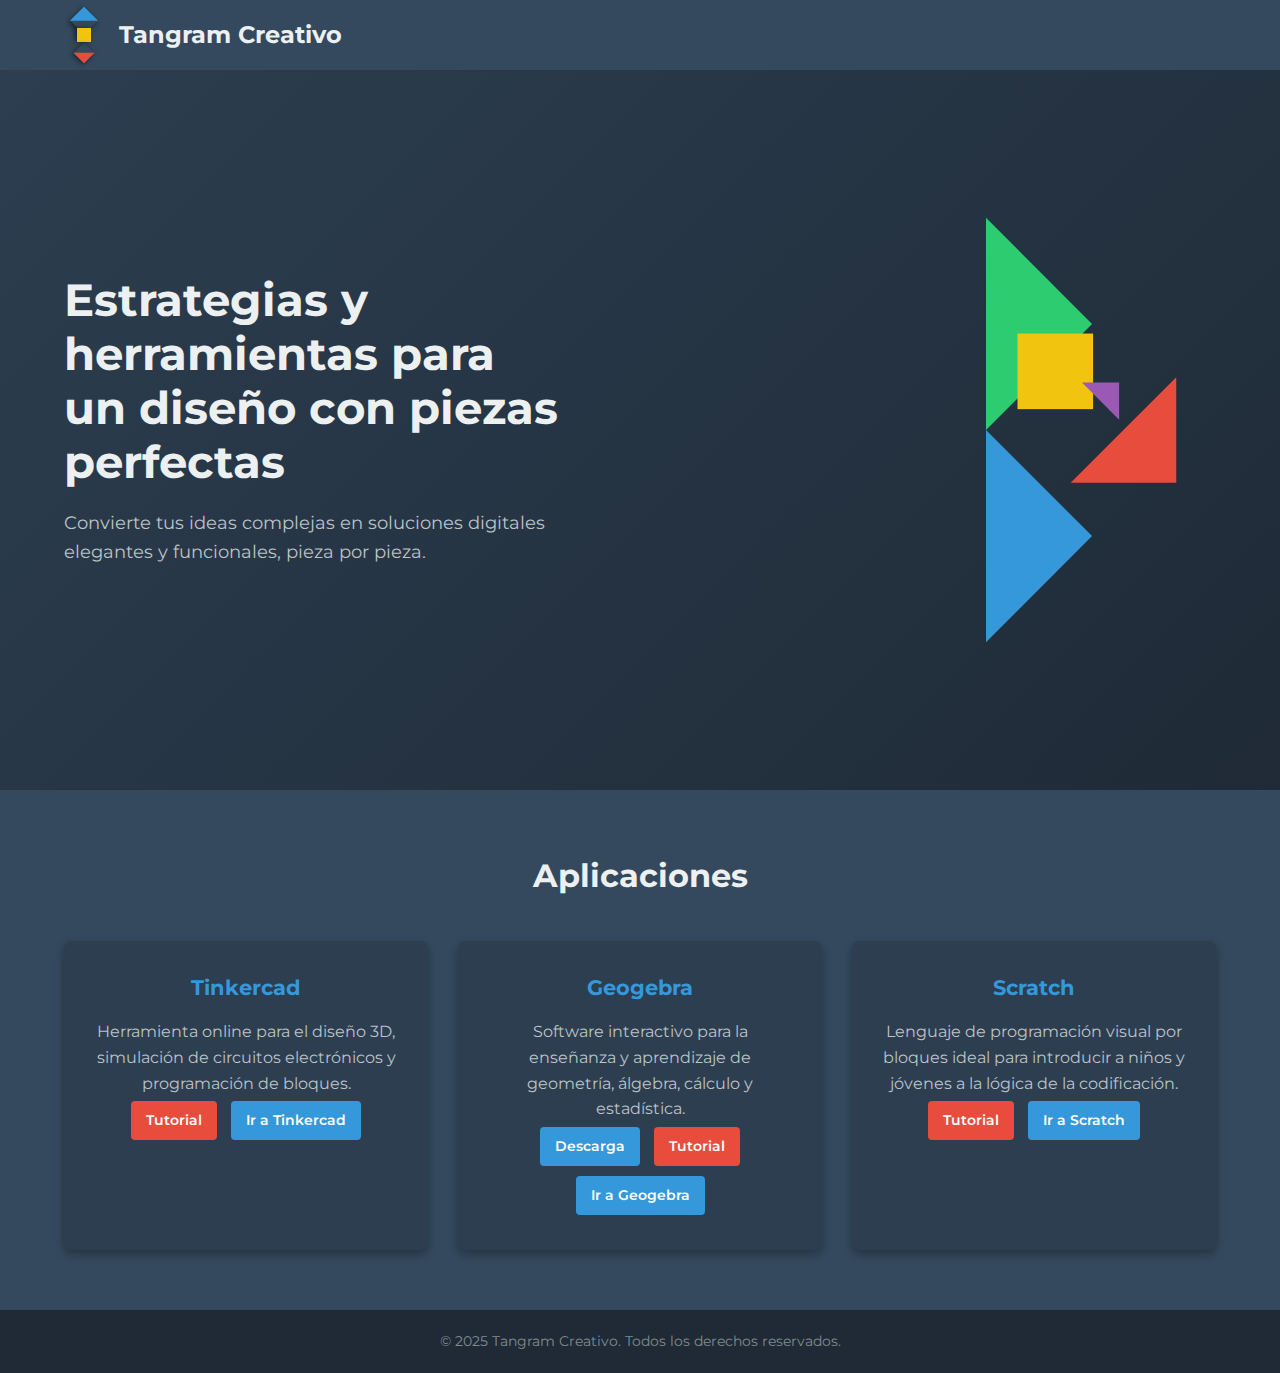
<file: tangram.html>
<!DOCTYPE html>
<html lang="es">
<head>
    <meta charset="UTF-8">
    <meta name="viewport" content="width=device-width, initial-scale=1.0">
    <title>Tangram Creativo - Diseño Digital</title>
    <link href="https://fonts.googleapis.com/css2?family=Montserrat:wght@400;700;600&display=swap" rel="stylesheet">
    
    <style>
        /* --- Variables y Reset Básico (Modo Oscuro) --- */
        :root {
            --color-principal: #3498db; /* Azul vibrante (para botones/acento) */
            --color-secundario: #ecf0f1; /* Blanco/Gris claro (para texto) */
            --color-fondo: #2c3e50; /* Gris oscuro profundo (Fondo principal) */
            --color-acento: #e74c3c; /* Rojo de acento (Se mantiene) */
            --color-blanco: #ffffff;
            /* Colores Tangram ajustados para contraste en fondo oscuro */
            --color-tangram-1: #2ecc71; /* Verde */
            --color-tangram-2: #f1c40f; /* Amarillo */
            --color-tangram-3: #9b59b6; /* Púrpura */
            --color-card-fondo: #34495e; /* Fondo de tarjetas más claro que el fondo principal */
        }

        * {
            box-sizing: border-box;
            margin: 0;
            padding: 0;
        }

        body {
            font-family: 'Montserrat', sans-serif;
            line-height: 1.6;
            background-color: var(--color-fondo); /* Fondo Oscuro */
            color: var(--color-secundario); /* Texto Claro */
        }

        a {
            text-decoration: none;
            color: var(--color-principal);
        }

        /* --- Botón Pequeño de Aplicaciones --- */
        .btn-small {
            display: inline-block;
            background: var(--color-principal);
            color: var(--color-blanco) !important;
            padding: 8px 15px;
            border-radius: 4px;
            margin-top: 15px;
            margin: 5px; 
            font-size: 0.9em;
            transition: background 0.3s;
            font-weight: 600;
        }

        .btn-small:hover {
            background: #2980b9; 
        }
        
        .btn-tutorial {
            background: var(--color-acento);
        }

        .btn-tutorial:hover {
            background: #c0392b; 
        }


        /* --- Encabezado y Posicionamiento (CORREGIDO A LA IZQUIERDA) --- */
        header {
            background: var(--color-card-fondo);
            color: var(--color-secundario);
            padding: 15px 5%;
            display: flex;
            /* ALINEACIÓN A LA IZQUIERDA */
            justify-content: flex-start; 
            align-items: center;
            box-shadow: 0 2px 4px rgba(0, 0, 0, 0.5);
        }

        .logo {
            display: flex;
            align-items: center;
        }

        .logo h1 {
            font-size: 1.5em;
            margin-left: 15px; 
            font-weight: 700;
        }

        /* --- LOGO Tangram (Mejorado - CSS PURE) --- */
        .tangram-logo {
            position: relative;
            width: 40px; 
            height: 40px; 
            transform: rotate(45deg);
            transition: transform 0.3s ease-in-out;
            cursor: pointer;
        }
        
        /* Efecto de rotación sutil al pasar el ratón */
        .tangram-logo:hover {
            transform: rotate(50deg) scale(1.05); 
        }

        .tangram-logo div {
            position: absolute;
            box-shadow: 0 2px 5px rgba(0, 0, 0, 0.5); 
        }

        /* Piezas del logo ajustadas al nuevo tamaño (40px) */
        .tangram-logo .triangulo-izq {
            width: 0; height: 0; border-style: solid; border-width: 20px 20px 0 0;
            border-color: var(--color-principal) transparent transparent transparent; top: 0; left: 0;
        }

        .tangram-logo .cuadrado {
            width: 14px; height: 14px; background-color: var(--color-tangram-2);
            top: 13px; left: 13px; transform: rotate(45deg);
        }

        .tangram-logo .triangulo-der {
            width: 0; height: 0; border-style: solid; border-width: 0 0 15px 15px;
            border-color: transparent transparent var(--color-acento) transparent; bottom: 0; right: 0;
        }


        /* --- Sección Hero (Inicio) --- */
        .hero {
            display: flex;
            align-items: center;
            justify-content: space-between;
            padding: 80px 5%;
            min-height: 80vh;
            background: linear-gradient(135deg, var(--color-fondo) 0%, #1f2a36 100%); 
            gap: 30px;
        }

        .hero-content {
            max-width: 500px;
        }

        .hero-content h2 {
            font-size: 2.8em;
            margin-bottom: 20px;
            color: var(--color-secundario); 
            line-height: 1.2;
        }

        .hero-content p {
            font-size: 1.1em;
            color: #bdc3c7; 
            margin-bottom: 20px; 
        }

        .hero-image {
            width: 40%;
            display: flex;
            justify-content: center;
            align-items: center;
        }

        /* --- FIGURA GRANDE Tangram (Pájaro - CSS PURE) --- */
        .tangram-figure {
            position: relative;
            width: 250px;
            height: 250px;
            transform: scale(1.2) rotate(45deg);
        }
        .tangram-figure .t1, .tangram-figure .t2, .tangram-figure .t3, .tangram-figure .t4, .tangram-figure .t5, .tangram-figure .t6, .tangram-figure .t7 {
            position: absolute;
        }

        .tangram-figure .t1 {
            width: 0; height: 0; border-style: solid; border-width: 125px 0 0 125px;
            border-color: var(--color-tangram-1) transparent transparent transparent; top: 0; left: 0; transform: rotate(0deg);
        }
        .tangram-figure .t2 {
            width: 0; height: 0; border-style: solid; border-width: 0 125px 125px 0;
            border-color: transparent var(--color-principal) transparent transparent; bottom: 0; right: 0; transform: rotate(0deg);
        }
        .tangram-figure .t3 {
            width: 0; height: 0; border-style: solid; border-width: 0 0 88.38px 88.38px;
            border-color: transparent transparent var(--color-acento) transparent; top: 0; right: 0; transform: translate(0, 0) rotate(-45deg);
        }
        .tangram-figure .t4 {
            width: 62.5px; height: 62.5px; background-color: var(--color-tangram-2);
            top: 18px; left: 100px; transform: rotate(45deg);
        }
        .tangram-figure .t5 {
            width: 0; height: 0; border-style: solid; border-width: 0 31.25px 31.25px 0;
            border-color: transparent var(--color-tangram-3) transparent transparent; top: 25px; left: 160px; transform: rotate(-45deg);
        }
        .tangram-figure .t6, .tangram-figure .t7 {
            display: none; 
        }


        /* --- Sección Aplicaciones --- */
        .seccion-servicios {
            padding: 60px 5%;
            text-align: center;
            background-color: var(--color-card-fondo); 
        }

        .seccion-servicios h3 {
            font-size: 2em;
            margin-bottom: 40px;
            color: var(--color-secundario);
        }

        .servicios-grid {
            display: grid;
            grid-template-columns: repeat(auto-fit, minmax(280px, 1fr));
            gap: 30px;
        }

        .servicio-card {
            background: var(--color-fondo); 
            color: var(--color-secundario);
            padding: 30px;
            border-radius: 8px;
            box-shadow: 0 4px 10px rgba(0, 0, 0, 0.3);
            transition: transform 0.3s, box-shadow 0.3s;
        }

        .servicio-card:hover {
            transform: translateY(-5px);
            box-shadow: 0 8px 15px rgba(0, 0, 0, 0.5);
        }

        .servicio-card h4 {
            color: var(--color-principal);
            margin-bottom: 15px;
            font-size: 1.3em;
        }

        .servicio-card p {
            color: #bdc3c7; 
        }

        /* --- Footer --- */
        footer {
            text-align: center;
            padding: 20px 5%;
            background: #1f2a36; 
            color: #7f8c8d;
            font-size: 0.9em;
        }


        /* --- Media Queries (Responsividad) --- */
        @media (max-width: 768px) {
            header {
                /* Vuelve a alinear a la izquierda, aunque en móvil el logo es la única pieza */
                justify-content: flex-start; 
            }
            .hero {
                flex-direction: column; text-align: center; padding: 50px 5%; min-height: auto;
            }

            .hero-content {
                max-width: 100%; order: 2;
            }

            .hero-content h2 {
                font-size: 2em;
            }
            
            .hero-image {
                width: 150px; height: 150px; order: 1; margin-bottom: 30px;
            }
            
            .tangram-figure {
                transform: scale(0.6) rotate(45deg); width: 250px; height: 250px;
            }

            .servicios-grid {
                grid-template-columns: 1fr;
            }
        }
    </style>
</head>
<body>
    <header>
        <div class="logo">
            <div class="tangram-logo">
                <div class="triangulo-izq"></div>
                <div class="cuadrado"></div>
                <div class="triangulo-der"></div>
            </div>
            <h1>Tangram Creativo</h1>
        </div>
    </header>

    <main>
        <section id="inicio" class="hero">
            <div class="hero-content">
                <h2>Estrategias y herramientas para un diseño con piezas perfectas</h2>
                <p>Convierte tus ideas complejas en soluciones digitales elegantes y funcionales, pieza por pieza.</p>
            </div>
            <div class="hero-image">
                <div class="tangram-figure">
                    <div class="t1"></div>
                    <div class="t2"></div>
                    <div class="t3"></div>
                    <div class="t4"></div>
                    <div class="t5"></div>
                    <div class="t6"></div>
                    <div class="t7"></div>
                </div>
            </div>
        </section>

        <section id="servicios" class="seccion-servicios">
            <h3>Aplicaciones</h3>
            <div class="servicios-grid">
                <div class="servicio-card">
                    <h4>Tinkercad</h4>
                    <p>Herramienta online para el diseño 3D, simulación de circuitos electrónicos y programación de bloques.</p>
                    
                    <a href="https://www.youtube.com/watch?v=gZiV6QoboU4" target="_blank" class="btn-small btn-tutorial">Tutorial</a>
                    
                    <a href="https://www.tinkercad.com/" target="_blank" class="btn-small">Ir a Tinkercad</a>
                </div>
                <div class="servicio-card">
                    <h4>Geogebra</h4>
                    <p>Software interactivo para la enseñanza y aprendizaje de geometría, álgebra, cálculo y estadística.</p>
                    
                    <a href="https://drive.google.com/drive/folders/1Bf7-R9UKK3bCRGQcTID8E9lr6StxMF5Q?usp=drive_link" target="_blank" class="btn-small">Descarga</a>
                    
                    <a href="https://www.youtube.com/watch?v=OrUcqH42yRg&t=291s" target="_blank" class="btn-small btn-tutorial">Tutorial</a>
                    
                    <a href="https://www.geogebra.org/" target="_blank" class="btn-small">Ir a Geogebra</a>
                </div>
                <div class="servicio-card">
                    <h4>Scratch</h4>
                    <p>Lenguaje de programación visual por bloques ideal para introducir a niños y jóvenes a la lógica de la codificación.</p>
                    
                    <a href="https://www.youtube.com/watch?v=POtwDgmgAGM" target="_blank" class="btn-small btn-tutorial">Tutorial</a>
                    
                    <a href="https://scratch.mit.edu/" target="_blank" class="btn-small">Ir a Scratch</a>
                </div>
            </div>
        </section>
    </main>

    <footer>
        <p>&copy; 2025 Tangram Creativo. Todos los derechos reservados.</p>
    </footer>
</body>
</html>
</file>
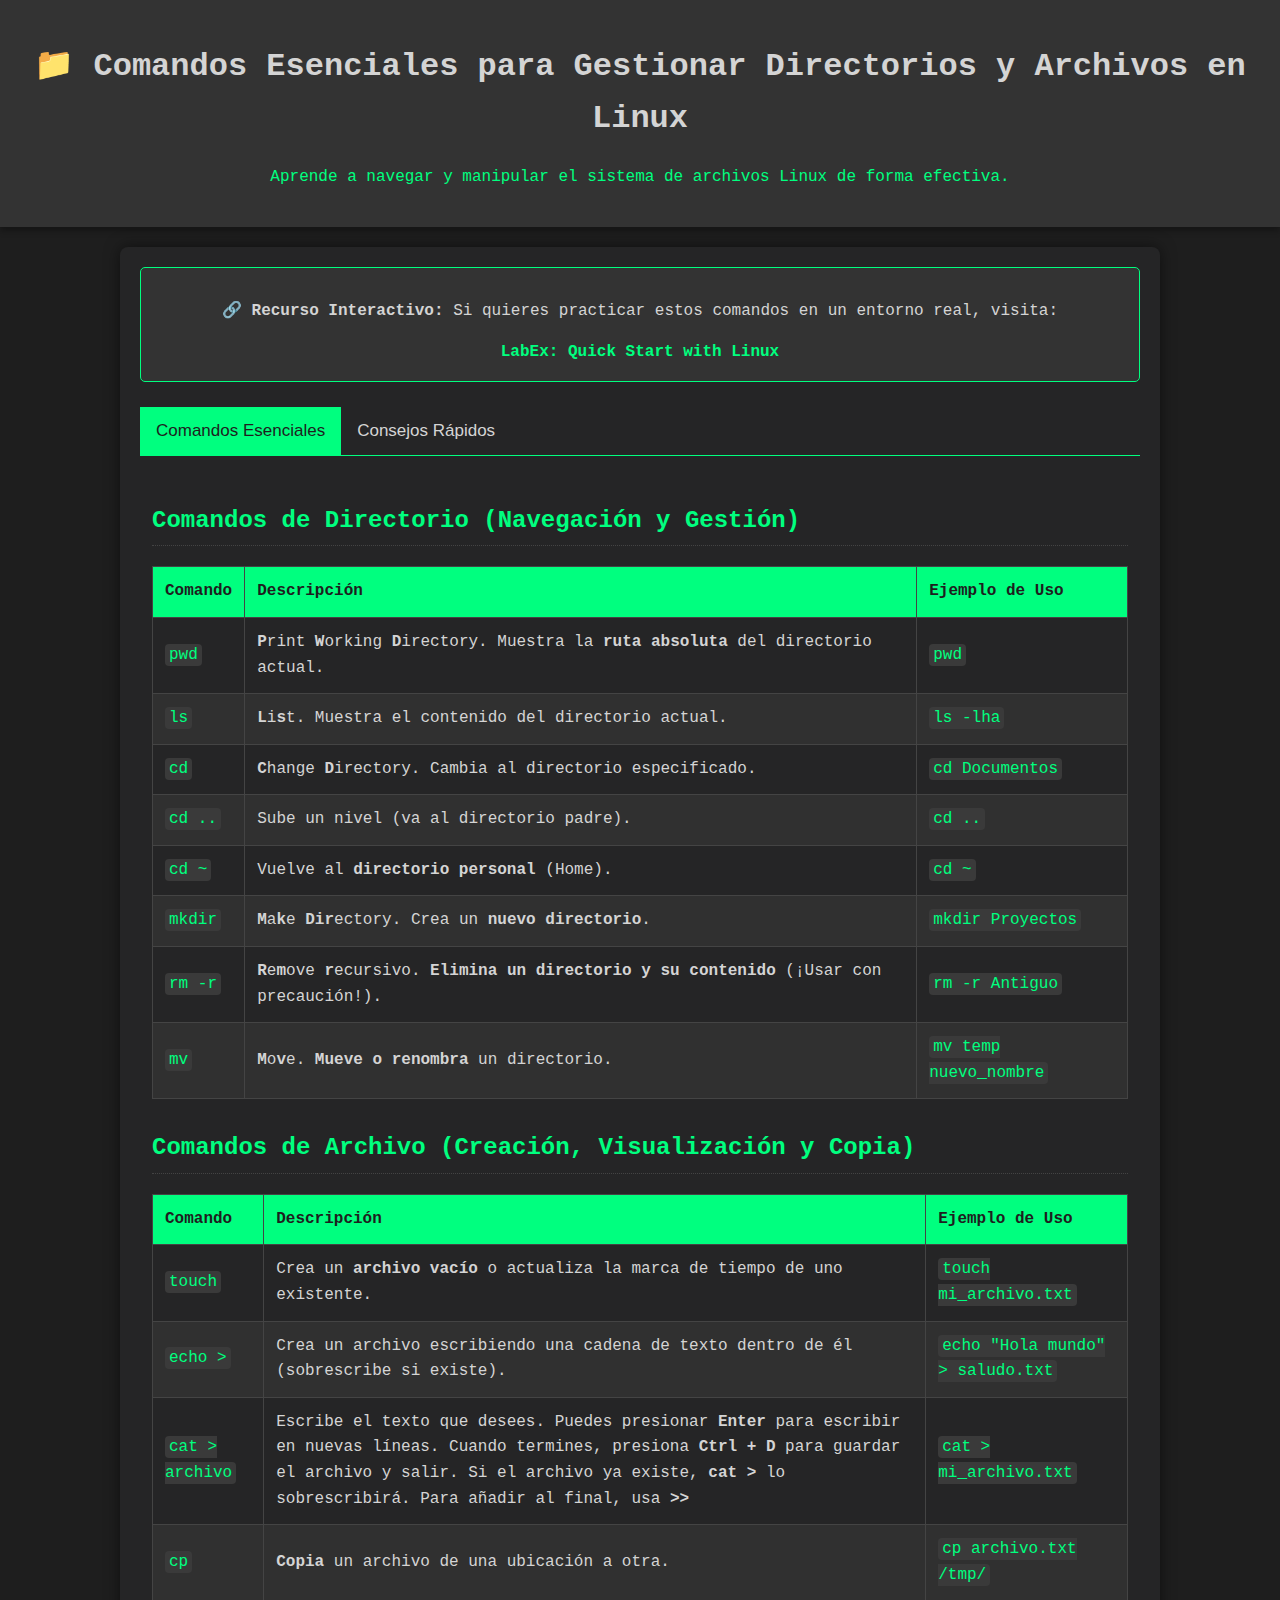
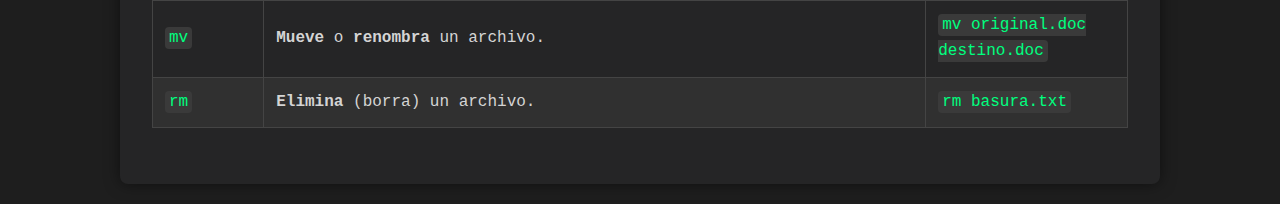
<file: terminal.html>
<!DOCTYPE html>
<html lang="es">
<head>
    <meta charset="UTF-8">
    <meta name="viewport" content="width=device-width, initial-scale=1.0">
    <title>Terminal Linux</title>
    
    <style>
        /* Variables de Color inspiradas en Terminal (Dark Mode) */
        :root {
            --color-bg-main: #1e1e1e; /* Fondo principal oscuro */
            --color-bg-secondary: #252526; /* Fondo de contenedores */
            --color-text-primary: #d4d4d4; /* Texto blanco suave */
            --color-accent: #00ff7f; /* Verde Menta para énfasis */
            --color-header: #333333; /* Color de encabezado más oscuro */
            --color-code-bg: #3a3a3a; /* Fondo para comandos */
            --color-code-text: #00ff7f; /* Texto de comandos */
        }

        body {
            font-family: 'Cascadia Code', Consolas, Monospace; /* Fuente nueva */
            line-height: 1.6;
            margin: 0;
            padding: 0;
            background-color: var(--color-bg-main);
            color: var(--color-text-primary);
        }

        header {
            background: var(--color-header);
            color: var(--color-accent);
            padding: 20px;
            text-align: center;
            box-shadow: 0 4px 6px rgba(0, 0, 0, 0.3);
        }
        header h1 {
            color: var(--color-text-primary);
        }

        main {
            padding: 20px;
            max-width: 1000px;
            margin: 20px auto;
            background: var(--color-bg-secondary);
            border-radius: 8px;
            box-shadow: 0 0 15px rgba(0, 0, 0, 0.5);
        }
        
        /* Estilo para el bloque de enlace */
        .resource-link {
            background-color: #333333;
            border: 1px solid var(--color-accent);
            padding: 15px;
            margin-bottom: 25px;
            border-radius: 5px;
            text-align: center;
        }
        .resource-link p {
            color: var(--color-text-primary);
        }
        .resource-link a {
            color: var(--color-accent);
            font-weight: bold;
            text-decoration: none;
        }
        .resource-link a:hover {
            text-decoration: underline;
        }


        /* Estilo para las Pestañas (Tabs) */
        .tabs {
            overflow: hidden;
            border-bottom: 1px solid var(--color-accent);
            margin-bottom: 20px;
        }

        .tab-button {
            background-color: inherit;
            float: left;
            border: none;
            outline: none;
            cursor: pointer;
            padding: 14px 16px;
            transition: 0.3s;
            font-size: 17px;
            color: var(--color-text-primary);
        }

        .tab-button:hover {
            background-color: #3a3a3a;
        }

        .tab-button.active {
            background-color: var(--color-accent);
            color: var(--color-bg-main);
        }

        .tab-content {
            display: none; /* Oculto por defecto */
            padding: 6px 12px;
            border-top: none;
        }

        /* Estilo para las Tablas */
        table {
            width: 100%;
            border-collapse: collapse;
            margin-top: 20px;
            margin-bottom: 30px; /* Separación entre tablas */
        }

        th, td {
            border: 1px solid #444444; /* Borde de tabla oscuro */
            padding: 12px;
            text-align: left;
        }

        th {
            background-color: var(--color-accent);
            color: var(--color-bg-main);
        }

        tr:nth-child(even) {
            background-color: #303030; /* Fila par */
        }
        tr:nth-child(odd) {
            background-color: var(--color-bg-secondary); /* Fila impar */
        }

        code {
            background-color: var(--color-code-bg);
            padding: 2px 4px;
            border-radius: 4px;
            font-family: inherit; /* Utiliza Cascadia Code */
            color: var(--color-code-text);
        }
        
        h2 {
            color: var(--color-accent);
            border-bottom: 1px dotted #444444;
            padding-bottom: 5px;
        }

        ul {
            list-style-type: disc;
            margin-left: 20px;
        }
        ul li {
            margin-bottom: 5px;
        }
    </style>
    </head>
<body>

    <header>
        <h1>📁 Comandos Esenciales para Gestionar Directorios y Archivos en Linux</h1>
        <p>Aprende a navegar y manipular el sistema de archivos Linux de forma efectiva.</p>
    </header>

    <main>
        <div class="resource-link">
            <p>🔗 <strong>Recurso Interactivo:</strong> Si quieres practicar estos comandos en un entorno real, visita:</p>
            <a href="https://labex.io/labs/linux-your-first-linux-lab-270253?course=quick-start-with-linux" target="_blank">
                LabEx: Quick Start with Linux
            </a>
        </div>
        
        <div class="tabs">
            <button class="tab-button active" onclick="openTab(event, 'Esenciales')">Comandos Esenciales</button>
            <button class="tab-button" onclick="openTab(event, 'Consejos')">Consejos Rápidos</button>
        </div>

        <div id="Esenciales" class="tab-content active">
            
            <h2>Comandos de Directorio (Navegación y Gestión)</h2>
            <table>
                <thead>
                    <tr>
                        <th>Comando</th>
                        <th>Descripción</th>
                        <th>Ejemplo de Uso</th>
                    </tr>
                </thead>
                <tbody>
                    <tr><td><code>pwd</code></td><td><b>P</b>rint <b>W</b>orking <b>D</b>irectory. Muestra la <b>ruta absoluta</b> del directorio actual.</td><td><code>pwd</code></td></tr>
                    <tr><td><code>ls</code></td><td><b>L</b>i<b>s</b>t. Muestra el contenido del directorio actual.</td><td><code>ls -lha</code></td></tr>
                    <tr><td><code>cd</code></td><td><b>C</b>hange <b>D</b>irectory. Cambia al directorio especificado.</td><td><code>cd Documentos</code></td></tr>
                    <tr><td><code>cd ..</code></td><td>Sube un nivel (va al directorio padre).</td><td><code>cd ..</code></td></tr>
                    <tr><td><code>cd ~</code></td><td>Vuelve al <b>directorio personal</b> (Home).</td><td><code>cd ~</code></td></tr>
                    <tr><td><code>mkdir</code></td><td><b>M</b>a<b>k</b>e <b>Dir</b>ectory. Crea un <b>nuevo directorio</b>.</td><td><code>mkdir Proyectos</code></td></tr>
                    <tr><td><code>rm -r</code></td><td><b>R</b>e<b>m</b>ove <b>r</b>ecursivo. <b>Elimina un directorio y su contenido</b> (¡Usar con precaución!).</td><td><code>rm -r Antiguo</code></td></tr>
                    <tr><td><code>mv</code></td><td><b>M</b>o<b>v</b>e. <b>Mueve o renombra</b> un directorio.</td><td><code>mv temp nuevo_nombre</code></td></tr>
                </tbody>
            </table>

            <h2>Comandos de Archivo (Creación, Visualización y Copia)</h2>
            <table>
                <thead>
                    <tr>
                        <th>Comando</th>
                        <th>Descripción</th>
                        <th>Ejemplo de Uso</th>
                    </tr>
                </thead>
                <tbody>
                    <tr>
                        <td><code>touch</code></td>
                        <td>Crea un <b>archivo vacío</b> o actualiza la marca de tiempo de uno existente.</td>
                        <td><code>touch mi_archivo.txt</code></td>
                    </tr>
                    <tr>
                        <td><code>echo ></code></td>
                        <td>Crea un archivo escribiendo una cadena de texto dentro de él (sobrescribe si existe).</td>
                        <td><code>echo "Hola mundo" > saludo.txt</code></td>
                    </tr>
                    <tr>
                        <td><code>cat > archivo</code></td>
                        <td>Escribe el texto que desees. Puedes presionar <b>Enter</b> para escribir en nuevas líneas. Cuando termines, presiona <b>Ctrl + D</b> para guardar el archivo y salir. Si el archivo ya existe, <b>cat ></b> lo sobrescribirá. Para añadir al final, usa <b>>></b></td>
                        <td><code>cat > mi_archivo.txt</code></td>
                    </tr>
                    <tr>
                        <td><code>cp</code></td>
                        <td><b>Copia</b> un archivo de una ubicación a otra.</td>
                        <td><code>cp archivo.txt /tmp/</code></td>
                    </tr>
                    <tr>
                        <td><code>mv</code></td>
                        <td><b>Mueve</b> o <b>renombra</b> un archivo.</td>
                        <td><code>mv original.doc destino.doc</code></td>
                    </tr>
                    <tr>
                        <td><code>rm</code></td>
                        <td><b>Elimina</b> (borra) un archivo.</td>
                        <td><code>rm basura.txt</code></td>
                    </tr>
                </tbody>
            </table>

        </div>

        <div id="Consejos" class="tab-content">
            <h2>💡 Consejos Rápidos</h2>
            <ul>
                <li>Una <b>ruta absoluta</b> comienza con <code>/</code> (la raíz del sistema), por ejemplo: <code>/home/usuario/Documentos</code>.</li>
                <li>Una <b>ruta relativa</b> es la ruta desde donde estás actualmente, por ejemplo: <code>Documentos</code>.</li>
                <li>El <b>punto simple</b> (<code>.</code>) se refiere al <b>directorio actual</b>.</li>
                <li>El <b>doble punto</b> (<code>..</code>) se refiere al <b>directorio padre</b> (superior).</li>
            </ul>
        </div>
    </main>

    <script>
        function openTab(evt, tabName) {
            var i, tabcontent, tablinks;

            // Ocultar todos los contenidos de las pestañas
            tabcontent = document.getElementsByClassName("tab-content");
            for (i = 0; i < tabcontent.length; i++) {
                tabcontent[i].style.display = "none";
            }

            // Eliminar la clase "active" de todos los botones
            tablinks = document.getElementsByClassName("tab-button");
            for (i = 0; i < tablinks.length; i++) {
                tablinks[i].className = tablinks[i].className.replace(" active", "");
            }

            // Mostrar el contenido de la pestaña actual y añadir "active" al botón
            document.getElementById(tabName).style.display = "block";
            evt.currentTarget.className += " active";
        }

        // Abre la pestaña "Esenciales" por defecto al cargar
        document.addEventListener("DOMContentLoaded", function() {
            document.querySelector(".tab-button").click();
        });
    </script>

</body>
</html>
</file>
<file: styles.css>
body {
    font-family: 'Arial', sans-serif;
    margin: 0;
    padding: 0;
    background-color: #f4f4f9; /* Fondo suave */
    color: #333;
    text-align: center;
    min-height: 100vh;
    display: flex;
    flex-direction: column;
    justify-content: space-between; /* Distribuye el contenido */
}

header {
    background-color: #333; /* Color primario */
    color: white;
    padding: 40px 20px;
    box-shadow: 0 4px 6px rgba(0, 0, 0, 0.1);
}

header h1 {
    margin-top: 0;
    font-size: 2.5em;
}

header p {
    font-size: 1.2em;
}

.button-container {
    padding: 60px 20px;
    display: flex;
    justify-content: center; /* Centra los botones horizontalmente */
    gap: 30px; /* Espacio entre los botones */
    flex-grow: 1; /* Permite que el contenedor de botones crezca */
    align-items: center; /* Centra los botones verticalmente */
}

/* Estilo base para los botones */
.button {
    display: inline-block;
    padding: 15px 30px;
    font-size: 1.2em;
    font-weight: bold;
    text-decoration: none; /* Quita el subrayado del enlace */
    color: white;
    border: none;
    border-radius: 8px; /* Bordes redondeados */
    cursor: pointer;
    transition: background-color 0.3s ease, transform 0.2s ease;
    min-width: 200px;
    box-shadow: 0 4px 8px rgba(0, 0, 0, 0.2);
}

/* Estilo específico para Clase 1 */
.button-clase1 {
    background-color: #0E3B8C; /* Azul */
}

.button-clase1:hover {
    background-color: #052866;
    transform: translateY(-2px); /* Efecto al pasar el ratón */
}

/* Estilo específico para Clase 2 */
.button-clase2 {
    background-color: #ffc107; /* Amarillo/Naranja */
    color: #333; /* Texto oscuro para contraste */
}

.button-clase2:hover {
    background-color: #e0a800;
    transform: translateY(-2px);
}

/* Estilo específico para Clase 3 */
.button-clase3 {
    background-color: #53D48D; /* Verde */
    color: #333;
}

.button-clase3:hover {
    background-color: #3EAD70;
    transform: translateY(-2px); /* Efecto al pasar el ratón */
}

/* Estilo específico para Clase 4 */
.button-clase4 {
    background-color: #391447; /* Verde */
}

.button-clase4:hover {
    background-color: #391447;
    transform: translateY(-2px); /* Efecto al pasar el ratón */
}

footer {
    background-color: #333;
    color: white;
    padding: 15px 20px;
    font-size: 0.9em;
}

/* ------------------------------------------------------------------ */
/* MEDIA QUERY para Móviles (Pantallas de hasta 600px de ancho) */
/* ------------------------------------------------------------------ */
@media (max-width: 600px) {
    
    header {
        padding: 30px 15px;
    }

    header h1 {
        font-size: 1.8em; /* Reducir tamaño del título en móvil */
    }

    header p {
        font-size: 1em;
    }

    .button-container {
        /* CAMBIO CLAVE: Hace que los botones se apilen verticalmente */
        flex-direction: column; 
        gap: 20px; /* Espacio entre los botones apilados */
        padding: 40px 15px;
    }

    .button {
        /* Los botones ocupan todo el ancho del contenedor en móvil */
        width: 100%; 
        max-width: 300px; /* Limita el ancho para que no sean excesivamente grandes */
        min-width: 0; /* Elimina el mínimo de escritorio */
        padding: 18px 20px; /* Aumentar el padding vertical para facilitar el toque */
        font-size: 1.1em;
    }
}
</file>
